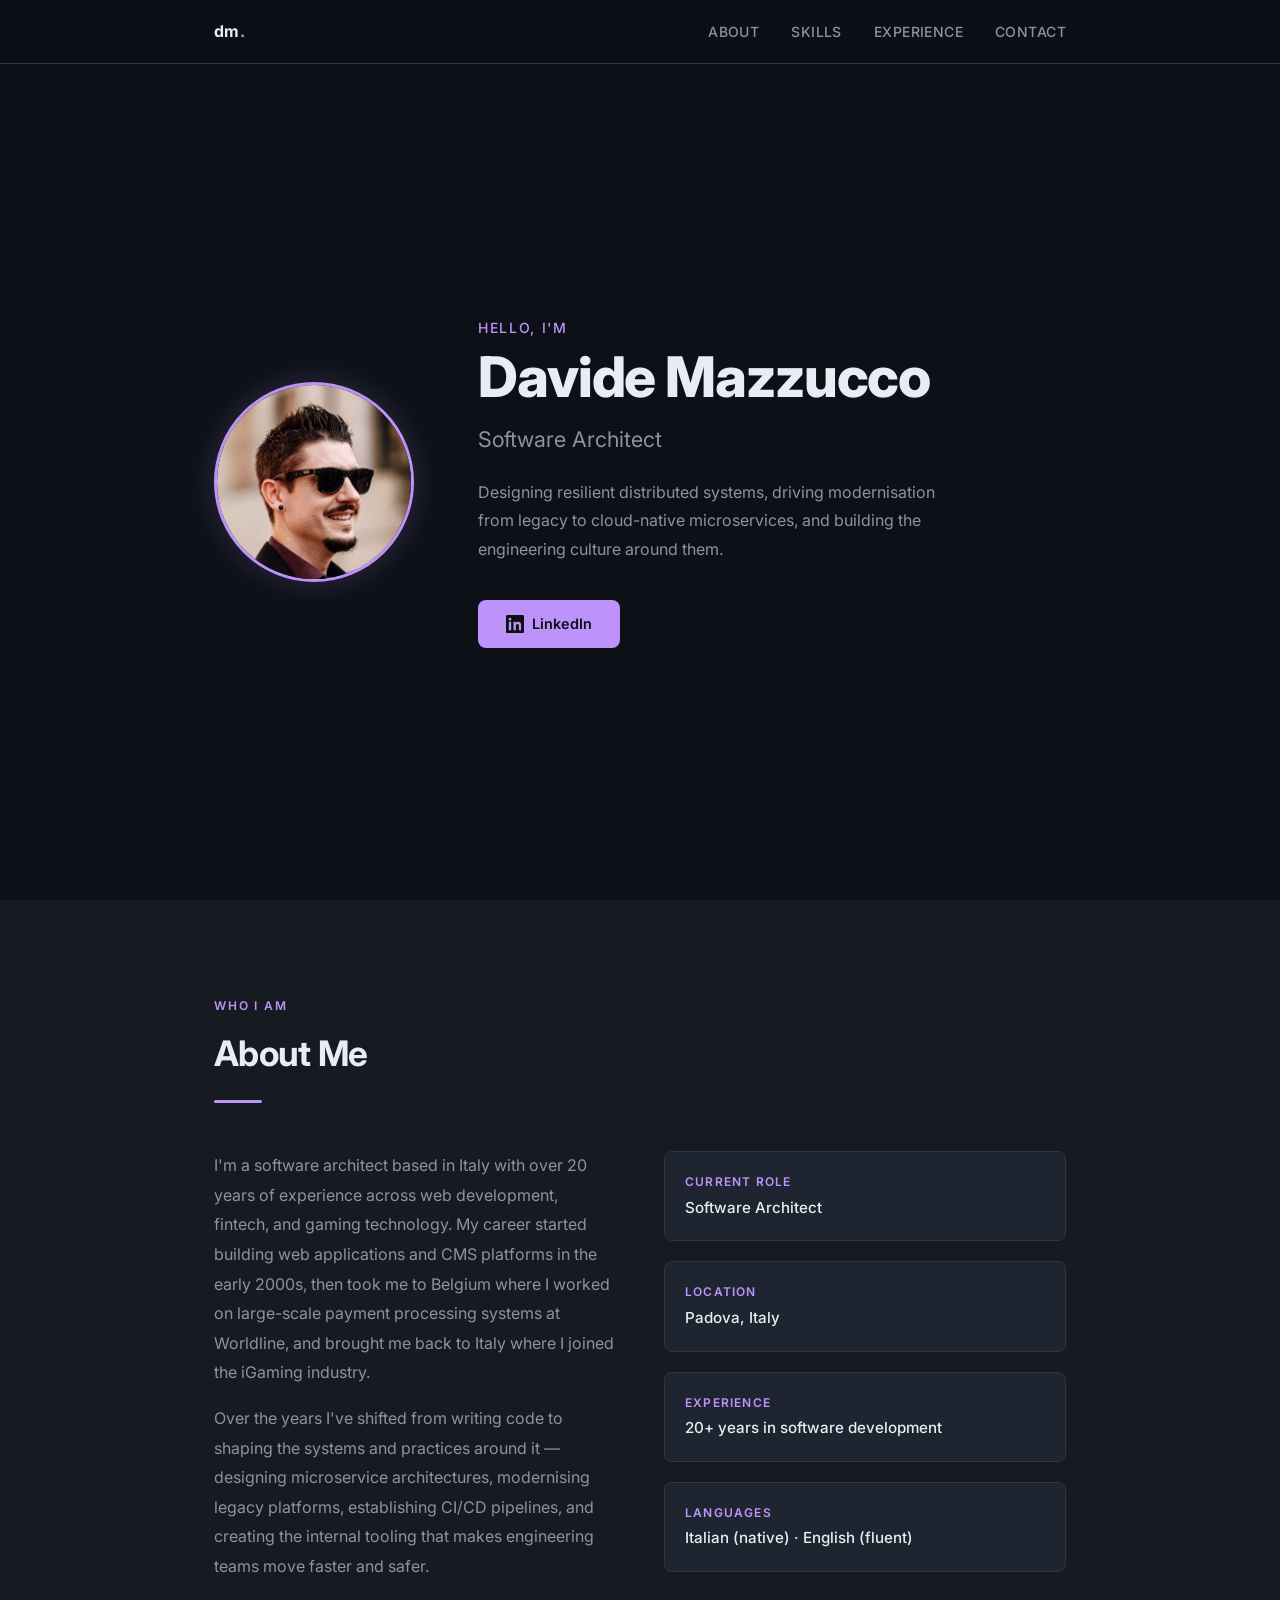
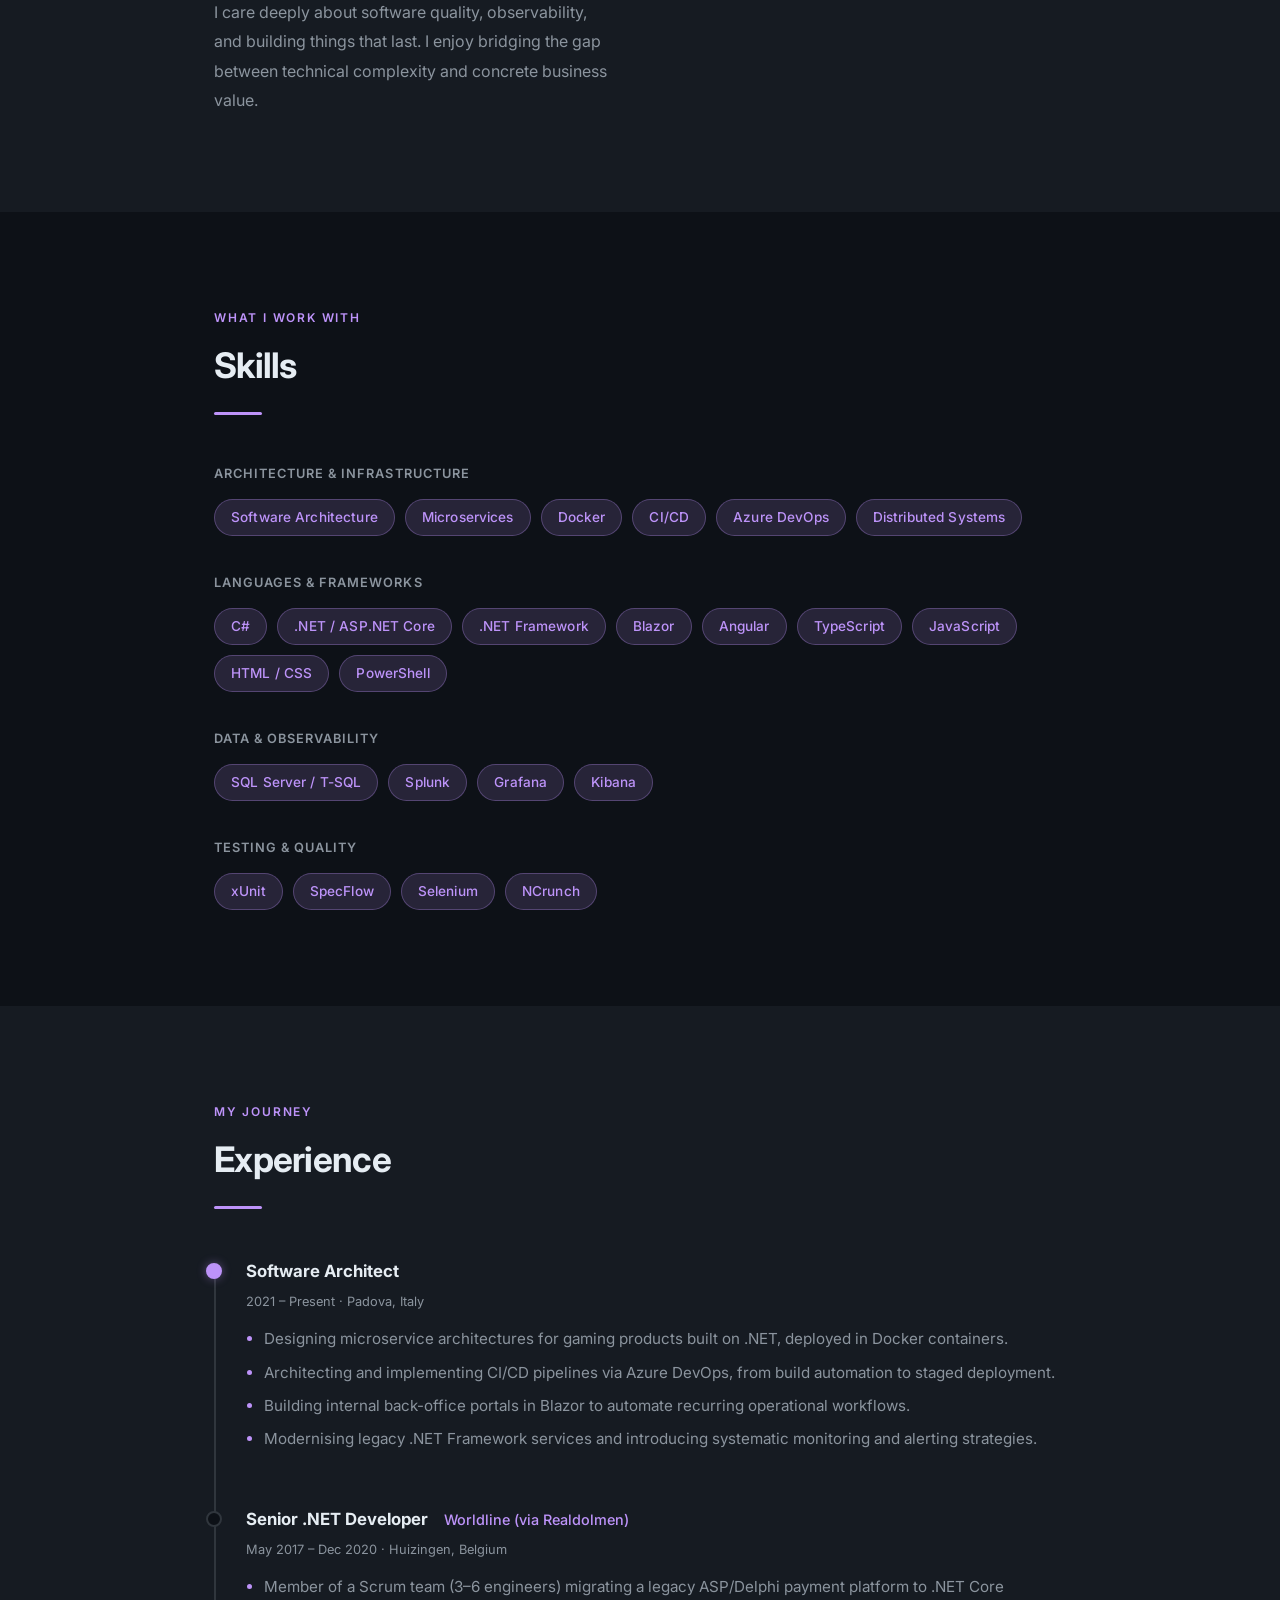
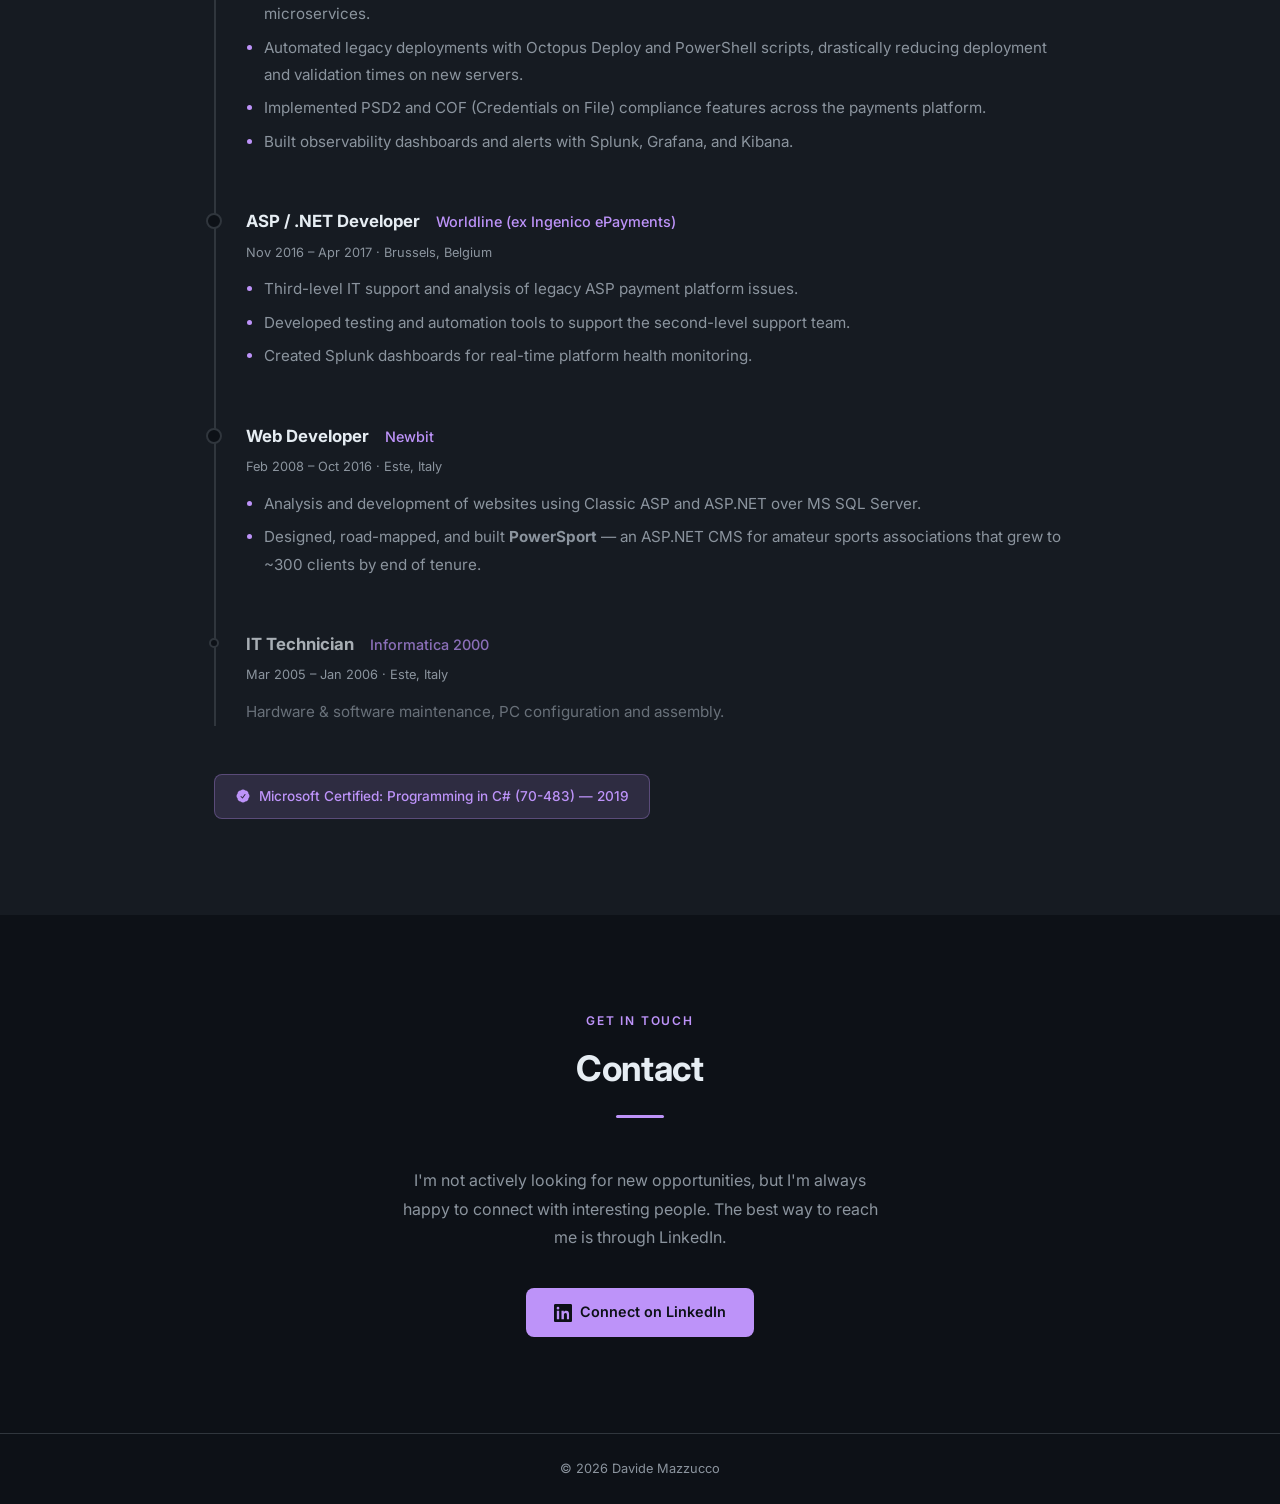
<file: index.html>
<!DOCTYPE html>
<html lang="en">
<head>
  <meta charset="UTF-8" />
  <meta name="viewport" content="width=device-width, initial-scale=1.0" />
  <meta name="description" content="Davide Mazzucco — Software Architect. Designing resilient systems, microservices, and CI/CD pipelines." />
  <meta name="author" content="Davide Mazzucco" />

  <!-- Open Graph -->
  <meta property="og:type" content="website" />
  <meta property="og:url" content="https://www.mazzucco.eu/" />
  <meta property="og:title" content="Davide Mazzucco — Software Architect" />
  <meta property="og:description" content="Designing resilient systems, microservices, and CI/CD pipelines." />

  <title>Davide Mazzucco — Software Architect</title>

  <link rel="preconnect" href="https://fonts.googleapis.com" />
  <link rel="preconnect" href="https://fonts.gstatic.com" crossorigin />
  <link href="https://fonts.googleapis.com/css2?family=Inter:wght@400;500;600;700;800&display=swap" rel="stylesheet" />
  <link rel="stylesheet" href="style.css" />
</head>
<body>

  <!-- ===================== NAVIGATION ===================== -->
  <header>
    <nav class="nav">
      <div class="container">
        <span class="nav-logo">dm<span>.</span></span>
        <ul class="nav-links" id="nav-links">
          <li><a href="#about">About</a></li>
          <li><a href="#skills">Skills</a></li>
          <li><a href="#experience">Experience</a></li>
          <li><a href="#contact">Contact</a></li>
        </ul>
        <button class="nav-toggle" id="nav-toggle" aria-label="Toggle navigation" aria-expanded="false">
          <span></span>
          <span></span>
          <span></span>
        </button>
      </div>
    </nav>
  </header>

  <main>

    <!-- ===================== HERO ===================== -->
    <section id="hero">
      <div class="container">
        <div class="hero-inner">

          <div class="hero-photo">
            <!-- Replace images/profile.jpg with your photo -->
            <img src="images/profile.jpg" alt="Davide Mazzucco"
                 onerror="this.parentElement.innerHTML='<div class=\'hero-photo-placeholder\'>DM</div>'" />
          </div>

          <div class="hero-text">
            <p class="hero-greeting">Hello, I'm</p>
            <h1 class="hero-name">Davide Mazzucco</h1>
            <p class="hero-title">Software Architect</p>
            <p class="hero-tagline">
              Designing resilient distributed systems, driving modernisation
              from legacy to cloud-native microservices, and building the
              engineering culture around them.
            </p>
            <a class="btn btn-primary"
               href="https://www.linkedin.com/in/mazzuccodavide"
               target="_blank" rel="noopener noreferrer">
              <!-- LinkedIn icon -->
              <svg xmlns="http://www.w3.org/2000/svg" viewBox="0 0 24 24" fill="currentColor" aria-hidden="true">
                <path d="M20.447 20.452H17.21v-5.569c0-1.328-.026-3.037-1.852-3.037-1.853 0-2.136 1.445-2.136 2.939v5.667H9.983V9h3.102v1.561h.044c.432-.818 1.487-1.681 3.061-1.681 3.272 0 3.876 2.154 3.876 4.955v6.617zM5.337 7.433a1.8 1.8 0 1 1 0-3.601 1.8 1.8 0 0 1 0 3.601zm1.554 13.019H3.782V9h3.109v11.452zM22.225 0H1.771C.792 0 0 .774 0 1.729v20.542C0 23.226.792 24 1.771 24h20.451C23.2 24 24 23.226 24 22.271V1.729C24 .774 23.2 0 22.222 0h.003z"/>
              </svg>
              LinkedIn
            </a>
          </div>

        </div>
      </div>
    </section>

    <!-- ===================== ABOUT ===================== -->
    <section id="about">
      <div class="container">
        <p class="section-label">Who I am</p>
        <h2 class="section-title">About Me</h2>
        <div class="section-divider"></div>

        <div class="about-body">
          <div class="about-text">
            <p>
              I'm a software architect based in Italy with over 20 years of
              experience across web development, fintech, and gaming technology.
              My career started building web applications and CMS platforms in
              the early 2000s, then took me to Belgium where I worked on
              large-scale payment processing systems at Worldline, and brought
              me back to Italy where I joined the iGaming industry.
            </p>
            <p>
              Over the years I've shifted from writing code to shaping the
              systems and practices around it — designing microservice
              architectures, modernising legacy platforms, establishing CI/CD
              pipelines, and creating the internal tooling that makes engineering
              teams move faster and safer.
            </p>
            <p>
              I care deeply about software quality, observability, and building
              things that last. I enjoy bridging the gap between technical
              complexity and concrete business value.
            </p>
          </div>

          <div class="about-facts">
            <div class="fact-item">
              <span class="fact-label">Current role</span>
              <span class="fact-value">Software Architect</span>
            </div>
            <div class="fact-item">
              <span class="fact-label">Location</span>
              <span class="fact-value">Padova, Italy</span>
            </div>
            <div class="fact-item">
              <span class="fact-label">Experience</span>
              <span class="fact-value">20+ years in software development</span>
            </div>
            <div class="fact-item">
              <span class="fact-label">Languages</span>
              <span class="fact-value">Italian (native) · English (fluent)</span>
            </div>
          </div>
        </div>
      </div>
    </section>

    <!-- ===================== SKILLS ===================== -->
    <section id="skills">
      <div class="container">
        <p class="section-label">What I work with</p>
        <h2 class="section-title">Skills</h2>
        <div class="section-divider"></div>

        <div class="skills-groups">

          <div>
            <p class="skill-group-label">Architecture &amp; Infrastructure</p>
            <div class="skills-pills">
              <span class="pill">Software Architecture</span>
              <span class="pill">Microservices</span>
              <span class="pill">Docker</span>
              <span class="pill">CI/CD</span>
              <span class="pill">Azure DevOps</span>
              <span class="pill">Distributed Systems</span>
            </div>
          </div>

          <div>
            <p class="skill-group-label">Languages &amp; Frameworks</p>
            <div class="skills-pills">
              <span class="pill">C#</span>
              <span class="pill">.NET / ASP.NET Core</span>
              <span class="pill">.NET Framework</span>
              <span class="pill">Blazor</span>
              <span class="pill">Angular</span>
              <span class="pill">TypeScript</span>
              <span class="pill">JavaScript</span>
              <span class="pill">HTML / CSS</span>
              <span class="pill">PowerShell</span>
            </div>
          </div>

          <div>
            <p class="skill-group-label">Data &amp; Observability</p>
            <div class="skills-pills">
              <span class="pill">SQL Server / T-SQL</span>
              <span class="pill">Splunk</span>
              <span class="pill">Grafana</span>
              <span class="pill">Kibana</span>
            </div>
          </div>

          <div>
            <p class="skill-group-label">Testing &amp; Quality</p>
            <div class="skills-pills">
              <span class="pill">xUnit</span>
              <span class="pill">SpecFlow</span>
              <span class="pill">Selenium</span>
              <span class="pill">NCrunch</span>
            </div>
          </div>

        </div>
      </div>
    </section>

    <!-- ===================== EXPERIENCE ===================== -->
    <section id="experience">
      <div class="container">
        <p class="section-label">My journey</p>
        <h2 class="section-title">Experience</h2>
        <div class="section-divider"></div>

        <div class="timeline">

          <!-- Current role — no company name -->
          <div class="timeline-item current">
            <div class="timeline-dot"></div>
            <div class="timeline-meta">
              <span class="timeline-role">Software Architect</span>
            </div>
            <p class="timeline-period">2021 – Present · Padova, Italy</p>
            <div class="timeline-body">
              <ul>
                <li>Designing microservice architectures for gaming products built on .NET, deployed in Docker containers.</li>
                <li>Architecting and implementing CI/CD pipelines via Azure DevOps, from build automation to staged deployment.</li>
                <li>Building internal back-office portals in Blazor to automate recurring operational workflows.</li>
                <li>Modernising legacy .NET Framework services and introducing systematic monitoring and alerting strategies.</li>
              </ul>
            </div>
          </div>

          <!-- Worldline via Realdolmen -->
          <div class="timeline-item">
            <div class="timeline-dot"></div>
            <div class="timeline-meta">
              <span class="timeline-role">Senior .NET Developer</span>
              <span class="timeline-company">Worldline (via Realdolmen)</span>
            </div>
            <p class="timeline-period">May 2017 – Dec 2020 · Huizingen, Belgium</p>
            <div class="timeline-body">
              <ul>
                <li>Member of a Scrum team (3–6 engineers) migrating a legacy ASP/Delphi payment platform to .NET Core microservices.</li>
                <li>Automated legacy deployments with Octopus Deploy and PowerShell scripts, drastically reducing deployment and validation times on new servers.</li>
                <li>Implemented PSD2 and COF (Credentials on File) compliance features across the payments platform.</li>
                <li>Built observability dashboards and alerts with Splunk, Grafana, and Kibana.</li>
              </ul>
            </div>
          </div>

          <!-- Worldline (Ingenico) -->
          <div class="timeline-item">
            <div class="timeline-dot"></div>
            <div class="timeline-meta">
              <span class="timeline-role">ASP / .NET Developer</span>
              <span class="timeline-company">Worldline (ex Ingenico ePayments)</span>
            </div>
            <p class="timeline-period">Nov 2016 – Apr 2017 · Brussels, Belgium</p>
            <div class="timeline-body">
              <ul>
                <li>Third-level IT support and analysis of legacy ASP payment platform issues.</li>
                <li>Developed testing and automation tools to support the second-level support team.</li>
                <li>Created Splunk dashboards for real-time platform health monitoring.</li>
              </ul>
            </div>
          </div>

          <!-- Newbit -->
          <div class="timeline-item">
            <div class="timeline-dot"></div>
            <div class="timeline-meta">
              <span class="timeline-role">Web Developer</span>
              <span class="timeline-company">Newbit</span>
            </div>
            <p class="timeline-period">Feb 2008 – Oct 2016 · Este, Italy</p>
            <div class="timeline-body">
              <ul>
                <li>Analysis and development of websites using Classic ASP and ASP.NET over MS SQL Server.</li>
                <li>Designed, road-mapped, and built <strong>PowerSport</strong> — an ASP.NET CMS for amateur sports associations that grew to ~300 clients by end of tenure.</li>
              </ul>
            </div>
          </div>

          <!-- Informatica 2000 — minor node -->
          <div class="timeline-item minor">
            <div class="timeline-dot"></div>
            <div class="timeline-meta">
              <span class="timeline-role">IT Technician</span>
              <span class="timeline-company">Informatica 2000</span>
            </div>
            <p class="timeline-period">Mar 2005 – Jan 2006 · Este, Italy</p>
            <div class="timeline-body">
              Hardware &amp; software maintenance, PC configuration and assembly.
            </div>
          </div>

        </div>

        <!-- Certification badge -->
        <div class="cert-badge">
          <!-- Certificate icon -->
          <svg xmlns="http://www.w3.org/2000/svg" viewBox="0 0 24 24" fill="currentColor" aria-hidden="true">
            <path fill-rule="evenodd" d="M8.603 3.799A4.49 4.49 0 0 1 12 2.25c1.357 0 2.573.6 3.397 1.549a4.49 4.49 0 0 1 3.498 1.307 4.491 4.491 0 0 1 1.307 3.497A4.49 4.49 0 0 1 21.75 12a4.49 4.49 0 0 1-1.549 3.397 4.491 4.491 0 0 1-1.307 3.497 4.491 4.491 0 0 1-3.497 1.307A4.49 4.49 0 0 1 12 21.75a4.49 4.49 0 0 1-3.397-1.549 4.49 4.49 0 0 1-3.498-1.306 4.491 4.491 0 0 1-1.307-3.498A4.49 4.49 0 0 1 2.25 12c0-1.357.6-2.573 1.549-3.397a4.49 4.49 0 0 1 1.307-3.497 4.49 4.49 0 0 1 3.497-1.307zm7.007 6.387a.75.75 0 1 0-1.22-.872l-3.236 4.53L9.53 12.22a.75.75 0 0 0-1.06 1.06l2.25 2.25a.75.75 0 0 0 1.14-.094l3.75-5.25z" clip-rule="evenodd" />
          </svg>
          Microsoft Certified: Programming in C# (70-483) &mdash; 2019
        </div>

      </div>
    </section>

    <!-- ===================== CONTACT ===================== -->
    <section id="contact">
      <div class="container">
        <p class="section-label">Get in touch</p>
        <h2 class="section-title">Contact</h2>
        <div class="section-divider" style="margin: 0 auto 48px;"></div>
        <p class="contact-sub">
          I'm not actively looking for new opportunities, but I'm always happy
          to connect with interesting people. The best way to reach me is
          through LinkedIn.
        </p>
        <a class="btn btn-primary"
           href="https://www.linkedin.com/in/mazzuccodavide"
           target="_blank" rel="noopener noreferrer">
          <svg xmlns="http://www.w3.org/2000/svg" viewBox="0 0 24 24" fill="currentColor" aria-hidden="true">
            <path d="M20.447 20.452H17.21v-5.569c0-1.328-.026-3.037-1.852-3.037-1.853 0-2.136 1.445-2.136 2.939v5.667H9.983V9h3.102v1.561h.044c.432-.818 1.487-1.681 3.061-1.681 3.272 0 3.876 2.154 3.876 4.955v6.617zM5.337 7.433a1.8 1.8 0 1 1 0-3.601 1.8 1.8 0 0 1 0 3.601zm1.554 13.019H3.782V9h3.109v11.452zM22.225 0H1.771C.792 0 0 .774 0 1.729v20.542C0 23.226.792 24 1.771 24h20.451C23.2 24 24 23.226 24 22.271V1.729C24 .774 23.2 0 22.222 0h.003z"/>
          </svg>
          Connect on LinkedIn
        </a>
      </div>
    </section>

  </main>

  <footer>
    <div class="container">
      <p>&copy; <span id="year"></span> Davide Mazzucco</p>
    </div>
  </footer>

  <script>
    // Current year in footer
    document.getElementById('year').textContent = new Date().getFullYear();

    // Mobile nav toggle
    const toggle = document.getElementById('nav-toggle');
    const links  = document.getElementById('nav-links');
    toggle.addEventListener('click', () => {
      const open = links.classList.toggle('open');
      toggle.setAttribute('aria-expanded', open);
    });
    // Close nav on link click (mobile)
    links.querySelectorAll('a').forEach(a => {
      a.addEventListener('click', () => {
        links.classList.remove('open');
        toggle.setAttribute('aria-expanded', 'false');
      });
    });
  </script>

</body>
</html>
</file>
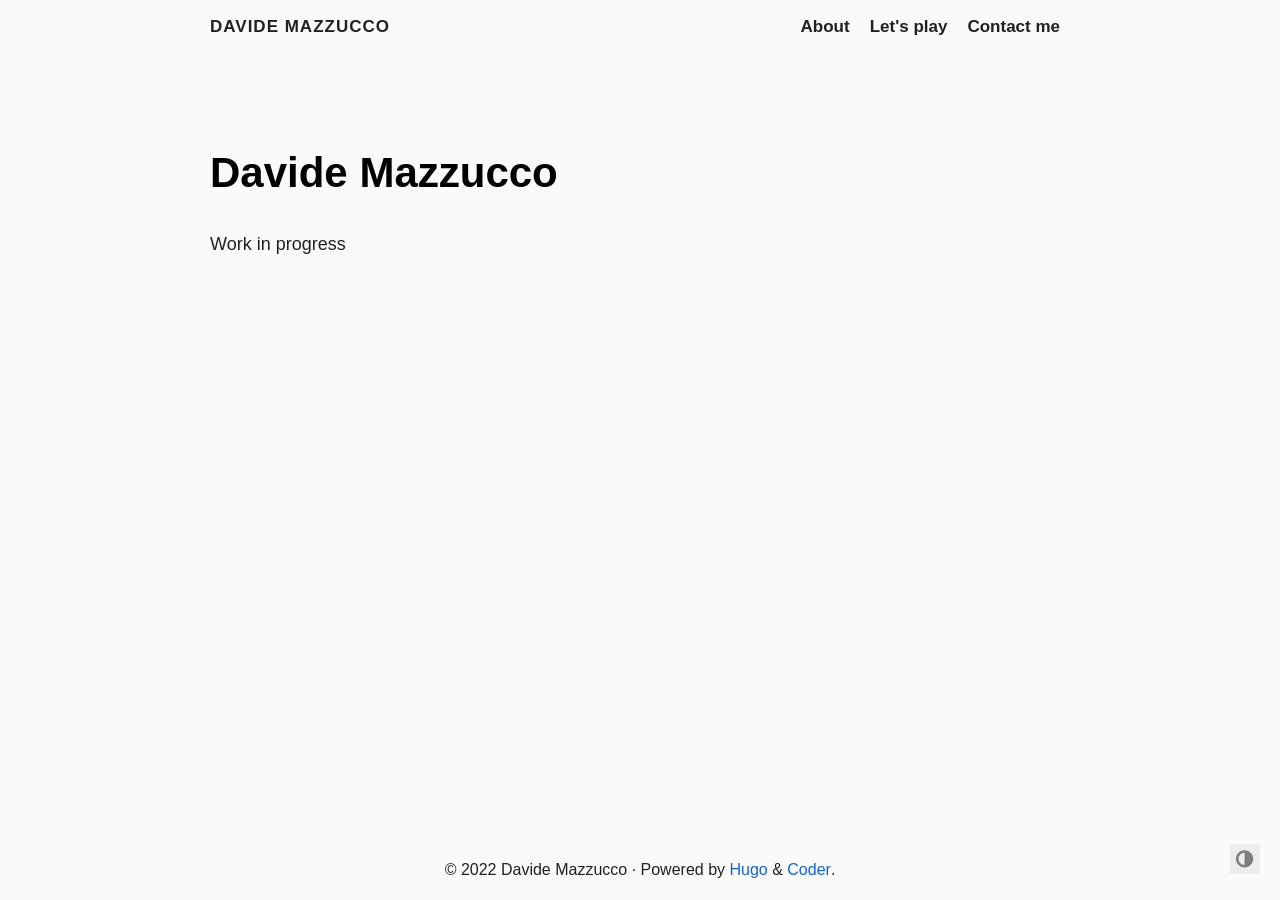
<file: about/index.html>
<!doctype html><html lang=en><head><meta charset=utf-8><meta name=viewport content="width=device-width,initial-scale=1"><meta http-equiv=content-language content="en"><meta name=color-scheme content="light dark"><meta name=author content="Davide Mazzucco"><meta name=description content="Work in progress"><meta name=keywords content="blog,developer,personal"><meta name=twitter:card content="summary"><meta name=twitter:title content="Davide Mazzucco"><meta name=twitter:description content="Work in progress"><meta property="og:title" content="Davide Mazzucco"><meta property="og:description" content="Work in progress"><meta property="og:type" content="article"><meta property="og:url" content="http://www.example.com/about/"><meta property="article:section" content><meta property="article:published_time" content="2022-01-28T14:21:18+00:00"><meta property="article:modified_time" content="2022-01-28T14:21:18+00:00"><title>Davide Mazzucco · Davide Mazzucco</title><link rel=canonical href=http://www.example.com/about/><link rel=preload href="/fonts/forkawesome-webfont.woff2?v=1.2.0" as=font type=font/woff2 crossorigin><link rel=stylesheet href=/css/coder.min.d9fddbffe6f27e69985dc5fe0471cdb0e57fbf4775714bc3d847accb08f4a1f6.css integrity="sha256-2f3b/+byfmmYXcX+BHHNsOV/v0d1cUvD2Eesywj0ofY=" crossorigin=anonymous media=screen><link rel=stylesheet href=/css/coder-dark.min.002ee2378e14c7a68f1f0a53d9694ed252090987c4e768023fac694a4fc5f793.css integrity="sha256-AC7iN44Ux6aPHwpT2WlO0lIJCYfE52gCP6xpSk/F95M=" crossorigin=anonymous media=screen><link rel=icon type=image/png href=/images/favicon-32x32.png sizes=32x32><link rel=icon type=image/png href=/images/favicon-16x16.png sizes=16x16><link rel=apple-touch-icon href=/images/apple-touch-icon.png><link rel=apple-touch-icon sizes=180x180 href=/images/apple-touch-icon.png><meta name=generator content="Hugo 0.85.0"></head><body class="preload-transitions colorscheme-auto"><div class=float-container><a id=dark-mode-toggle class=colorscheme-toggle><i class="fa fa-adjust fa-fw" aria-hidden=true></i></a></div><main class=wrapper><nav class=navigation><section class=container><a class=navigation-title href=/>Davide Mazzucco</a>
<input type=checkbox id=menu-toggle>
<label class="menu-button float-right" for=menu-toggle><i class="fa fa-bars fa-fw" aria-hidden=true></i></label><ul class=navigation-list><li class=navigation-item><a class=navigation-link href=/about/>About</a></li><li class=navigation-item><a class=navigation-link href=/games/>Let's play</a></li><li class=navigation-item><a class=navigation-link href=/contact/>Contact me</a></li></ul></section></nav><div class=content><section class="container page"><article><header><h1 class=title><a class=title-link href=http://www.example.com/about/>Davide Mazzucco</a></h1></header><p>Work in progress</p></article></section></div><footer class=footer><section class=container>©
2022
Davide Mazzucco
·
Powered by <a href=https://gohugo.io/>Hugo</a> & <a href=https://github.com/luizdepra/hugo-coder/>Coder</a>.</section></footer></main><script src=/js/coder.min.39a51230dce2ac866c049b52573e38bf60666af4bc63c1bdf203b9b2d95b1cd6.js integrity="sha256-OaUSMNzirIZsBJtSVz44v2BmavS8Y8G98gO5stlbHNY="></script></body></html>
</file>
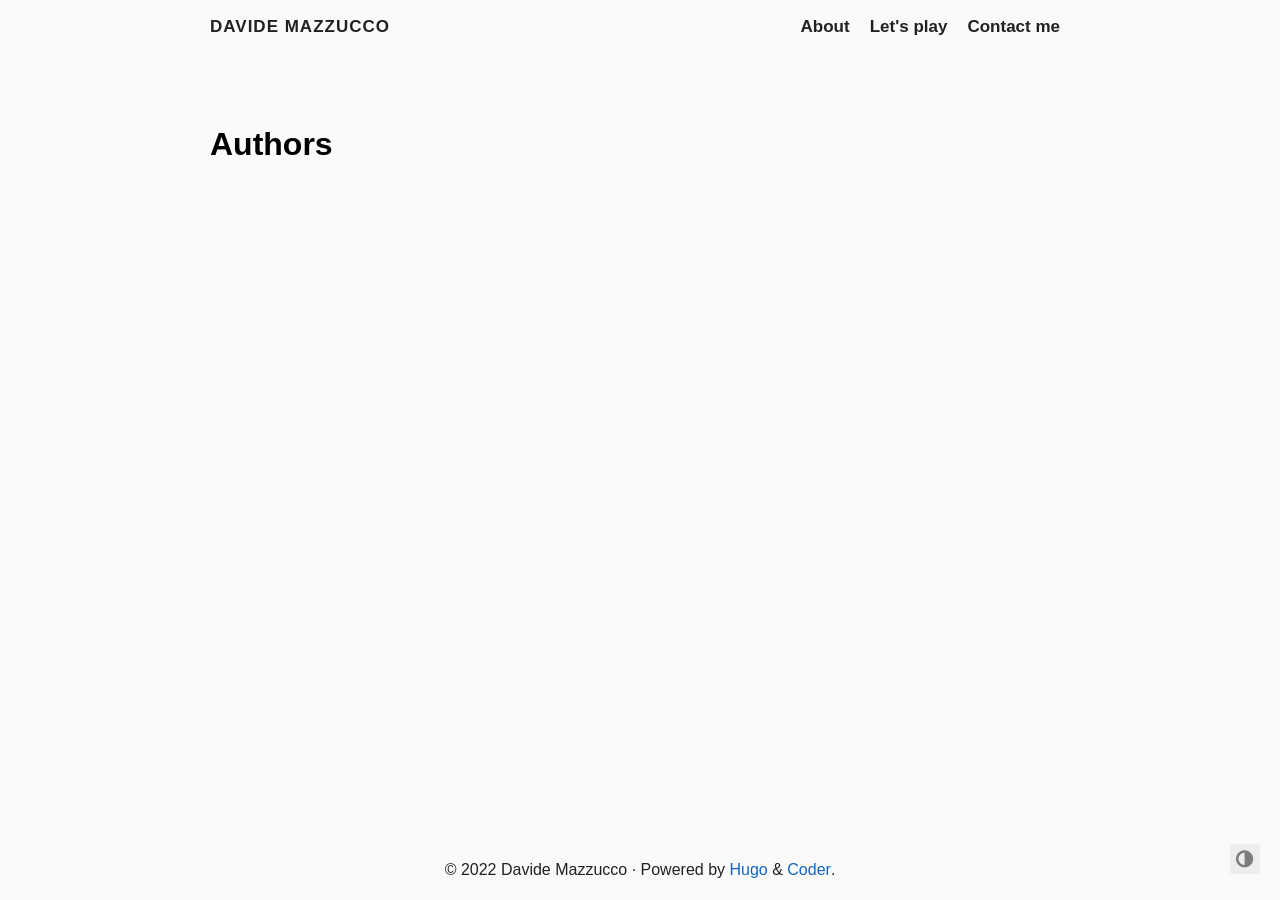
<file: authors/index.html>
<!doctype html><html lang=en><head><meta charset=utf-8><meta name=viewport content="width=device-width,initial-scale=1"><meta http-equiv=content-language content="en"><meta name=color-scheme content="light dark"><meta name=author content="Davide Mazzucco"><meta name=description content="Davide Mazzucco's personal website"><meta name=keywords content="blog,developer,personal"><meta name=twitter:card content="summary"><meta name=twitter:title content="Authors"><meta name=twitter:description content="Davide Mazzucco's personal website"><meta property="og:title" content="Authors"><meta property="og:description" content="Davide Mazzucco's personal website"><meta property="og:type" content="website"><meta property="og:url" content="http://www.example.com/authors/"><title>Authors · Davide Mazzucco</title><link rel=canonical href=http://www.example.com/authors/><link rel=preload href="/fonts/forkawesome-webfont.woff2?v=1.2.0" as=font type=font/woff2 crossorigin><link rel=stylesheet href=/css/coder.min.d9fddbffe6f27e69985dc5fe0471cdb0e57fbf4775714bc3d847accb08f4a1f6.css integrity="sha256-2f3b/+byfmmYXcX+BHHNsOV/v0d1cUvD2Eesywj0ofY=" crossorigin=anonymous media=screen><link rel=stylesheet href=/css/coder-dark.min.002ee2378e14c7a68f1f0a53d9694ed252090987c4e768023fac694a4fc5f793.css integrity="sha256-AC7iN44Ux6aPHwpT2WlO0lIJCYfE52gCP6xpSk/F95M=" crossorigin=anonymous media=screen><link rel=icon type=image/png href=/images/favicon-32x32.png sizes=32x32><link rel=icon type=image/png href=/images/favicon-16x16.png sizes=16x16><link rel=apple-touch-icon href=/images/apple-touch-icon.png><link rel=apple-touch-icon sizes=180x180 href=/images/apple-touch-icon.png><link rel=alternate type=application/rss+xml href=/authors/index.xml title="Davide Mazzucco"><meta name=generator content="Hugo 0.85.0"></head><body class="preload-transitions colorscheme-auto"><div class=float-container><a id=dark-mode-toggle class=colorscheme-toggle><i class="fa fa-adjust fa-fw" aria-hidden=true></i></a></div><main class=wrapper><nav class=navigation><section class=container><a class=navigation-title href=/>Davide Mazzucco</a>
<input type=checkbox id=menu-toggle>
<label class="menu-button float-right" for=menu-toggle><i class="fa fa-bars fa-fw" aria-hidden=true></i></label><ul class=navigation-list><li class=navigation-item><a class=navigation-link href=/about/>About</a></li><li class=navigation-item><a class=navigation-link href=/games/>Let's play</a></li><li class=navigation-item><a class=navigation-link href=/contact/>Contact me</a></li></ul></section></nav><div class=content><section class="container taxonomy"><h1 class=title><a class=title-link href=http://www.example.com/authors/>Authors</a></h1><ul></ul></section></div><footer class=footer><section class=container>©
2022
Davide Mazzucco
·
Powered by <a href=https://gohugo.io/>Hugo</a> & <a href=https://github.com/luizdepra/hugo-coder/>Coder</a>.</section></footer></main><script src=/js/coder.min.39a51230dce2ac866c049b52573e38bf60666af4bc63c1bdf203b9b2d95b1cd6.js integrity="sha256-OaUSMNzirIZsBJtSVz44v2BmavS8Y8G98gO5stlbHNY="></script></body></html>
</file>
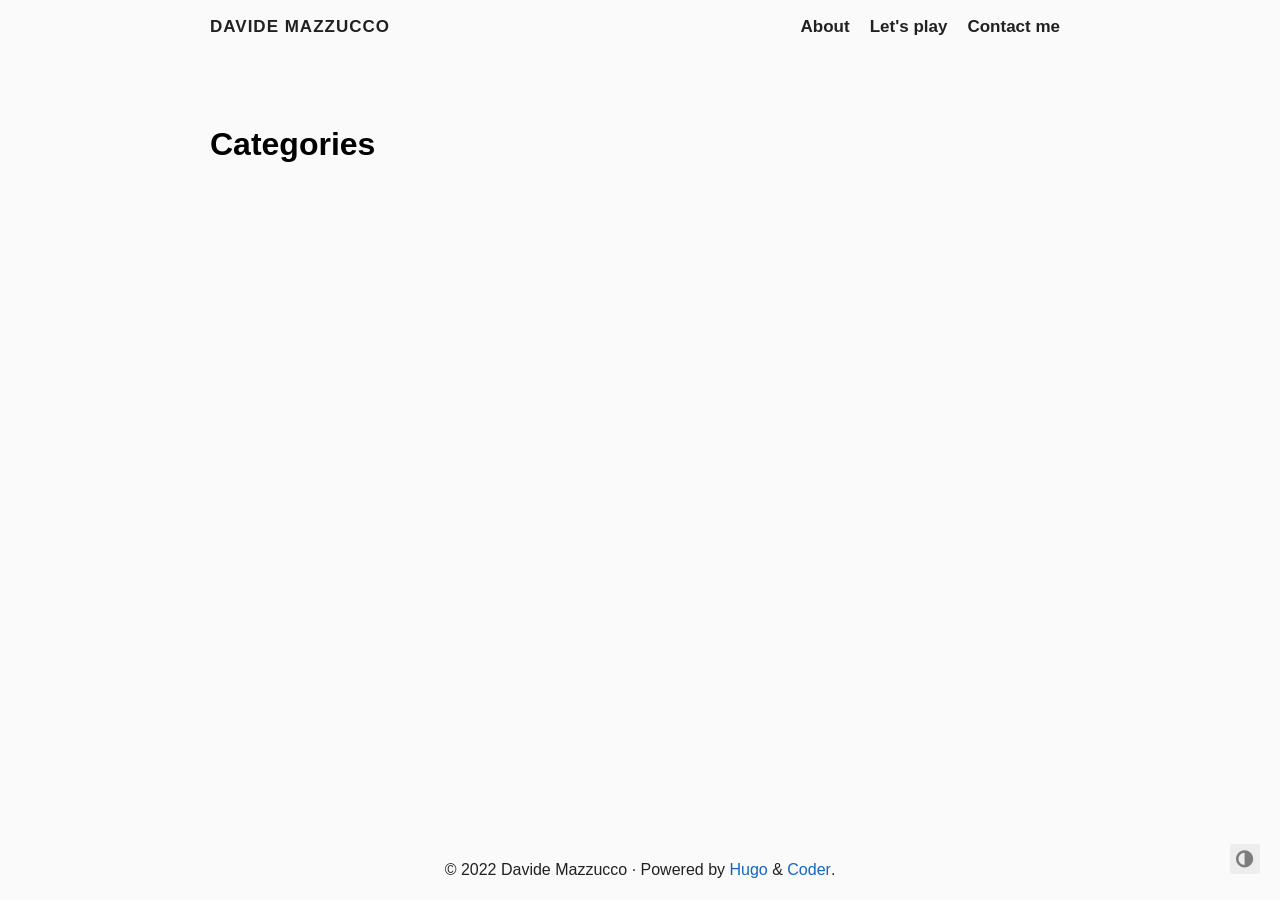
<file: categories/index.html>
<!doctype html><html lang=en><head><meta charset=utf-8><meta name=viewport content="width=device-width,initial-scale=1"><meta http-equiv=content-language content="en"><meta name=color-scheme content="light dark"><meta name=author content="Davide Mazzucco"><meta name=description content="Davide Mazzucco's personal website"><meta name=keywords content="blog,developer,personal"><meta name=twitter:card content="summary"><meta name=twitter:title content="Categories"><meta name=twitter:description content="Davide Mazzucco's personal website"><meta property="og:title" content="Categories"><meta property="og:description" content="Davide Mazzucco's personal website"><meta property="og:type" content="website"><meta property="og:url" content="http://www.example.com/categories/"><title>Categories · Davide Mazzucco</title><link rel=canonical href=http://www.example.com/categories/><link rel=preload href="/fonts/forkawesome-webfont.woff2?v=1.2.0" as=font type=font/woff2 crossorigin><link rel=stylesheet href=/css/coder.min.d9fddbffe6f27e69985dc5fe0471cdb0e57fbf4775714bc3d847accb08f4a1f6.css integrity="sha256-2f3b/+byfmmYXcX+BHHNsOV/v0d1cUvD2Eesywj0ofY=" crossorigin=anonymous media=screen><link rel=stylesheet href=/css/coder-dark.min.002ee2378e14c7a68f1f0a53d9694ed252090987c4e768023fac694a4fc5f793.css integrity="sha256-AC7iN44Ux6aPHwpT2WlO0lIJCYfE52gCP6xpSk/F95M=" crossorigin=anonymous media=screen><link rel=icon type=image/png href=/images/favicon-32x32.png sizes=32x32><link rel=icon type=image/png href=/images/favicon-16x16.png sizes=16x16><link rel=apple-touch-icon href=/images/apple-touch-icon.png><link rel=apple-touch-icon sizes=180x180 href=/images/apple-touch-icon.png><link rel=alternate type=application/rss+xml href=/categories/index.xml title="Davide Mazzucco"><meta name=generator content="Hugo 0.85.0"></head><body class="preload-transitions colorscheme-auto"><div class=float-container><a id=dark-mode-toggle class=colorscheme-toggle><i class="fa fa-adjust fa-fw" aria-hidden=true></i></a></div><main class=wrapper><nav class=navigation><section class=container><a class=navigation-title href=/>Davide Mazzucco</a>
<input type=checkbox id=menu-toggle>
<label class="menu-button float-right" for=menu-toggle><i class="fa fa-bars fa-fw" aria-hidden=true></i></label><ul class=navigation-list><li class=navigation-item><a class=navigation-link href=/about/>About</a></li><li class=navigation-item><a class=navigation-link href=/games/>Let's play</a></li><li class=navigation-item><a class=navigation-link href=/contact/>Contact me</a></li></ul></section></nav><div class=content><section class="container taxonomy"><h1 class=title><a class=title-link href=http://www.example.com/categories/>Categories</a></h1><ul></ul></section></div><footer class=footer><section class=container>©
2022
Davide Mazzucco
·
Powered by <a href=https://gohugo.io/>Hugo</a> & <a href=https://github.com/luizdepra/hugo-coder/>Coder</a>.</section></footer></main><script src=/js/coder.min.39a51230dce2ac866c049b52573e38bf60666af4bc63c1bdf203b9b2d95b1cd6.js integrity="sha256-OaUSMNzirIZsBJtSVz44v2BmavS8Y8G98gO5stlbHNY="></script></body></html>
</file>
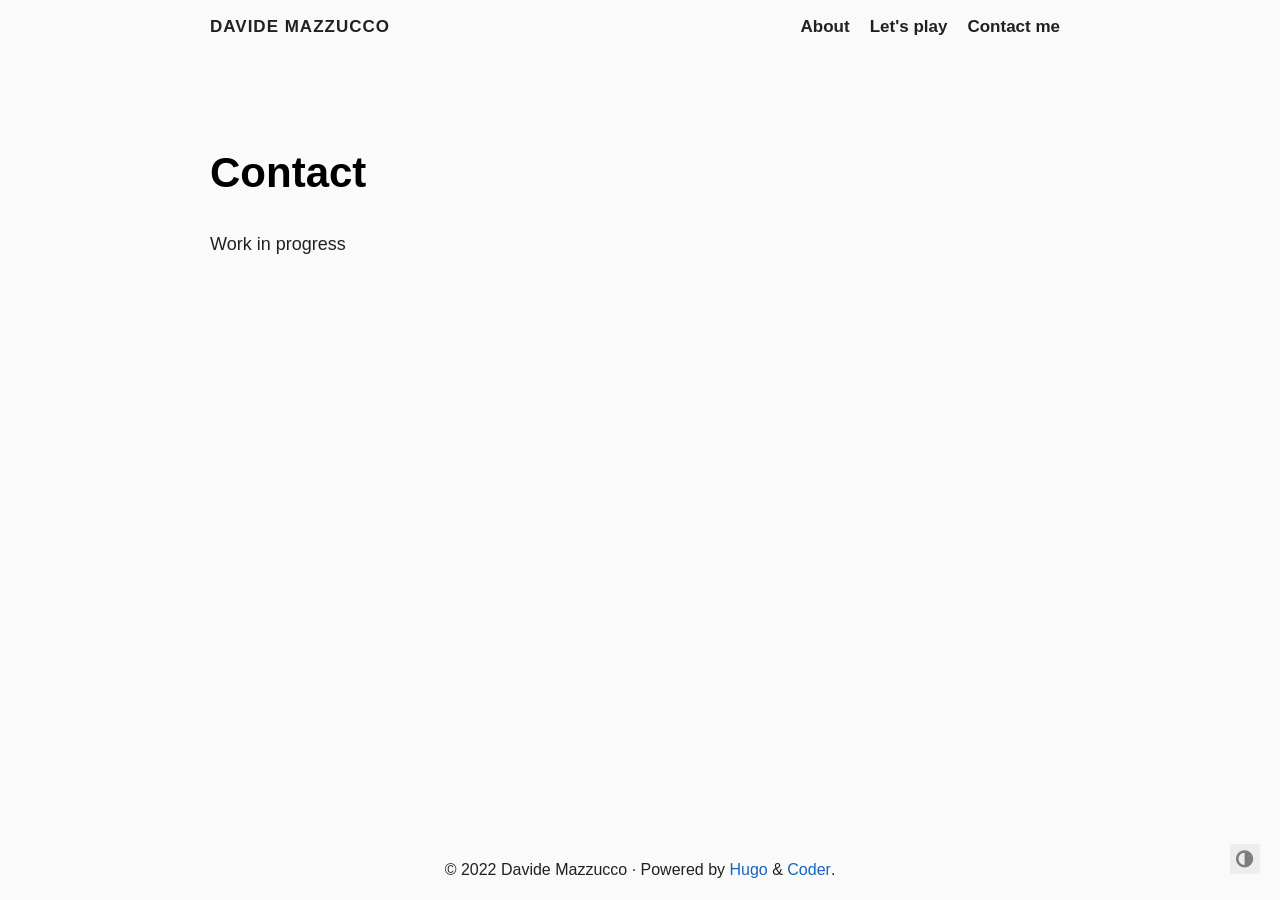
<file: contact/index.html>
<!doctype html><html lang=en><head><meta charset=utf-8><meta name=viewport content="width=device-width,initial-scale=1"><meta http-equiv=content-language content="en"><meta name=color-scheme content="light dark"><meta name=author content="Davide Mazzucco"><meta name=description content="Work in progress"><meta name=keywords content="blog,developer,personal"><meta name=twitter:card content="summary"><meta name=twitter:title content="Contact"><meta name=twitter:description content="Work in progress"><meta property="og:title" content="Contact"><meta property="og:description" content="Work in progress"><meta property="og:type" content="article"><meta property="og:url" content="http://www.example.com/contact/"><meta property="article:section" content><meta property="article:published_time" content="2022-01-28T14:21:18+00:00"><meta property="article:modified_time" content="2022-01-28T14:21:18+00:00"><title>Contact · Davide Mazzucco</title><link rel=canonical href=http://www.example.com/contact/><link rel=preload href="/fonts/forkawesome-webfont.woff2?v=1.2.0" as=font type=font/woff2 crossorigin><link rel=stylesheet href=/css/coder.min.d9fddbffe6f27e69985dc5fe0471cdb0e57fbf4775714bc3d847accb08f4a1f6.css integrity="sha256-2f3b/+byfmmYXcX+BHHNsOV/v0d1cUvD2Eesywj0ofY=" crossorigin=anonymous media=screen><link rel=stylesheet href=/css/coder-dark.min.002ee2378e14c7a68f1f0a53d9694ed252090987c4e768023fac694a4fc5f793.css integrity="sha256-AC7iN44Ux6aPHwpT2WlO0lIJCYfE52gCP6xpSk/F95M=" crossorigin=anonymous media=screen><link rel=icon type=image/png href=/images/favicon-32x32.png sizes=32x32><link rel=icon type=image/png href=/images/favicon-16x16.png sizes=16x16><link rel=apple-touch-icon href=/images/apple-touch-icon.png><link rel=apple-touch-icon sizes=180x180 href=/images/apple-touch-icon.png><meta name=generator content="Hugo 0.85.0"></head><body class="preload-transitions colorscheme-auto"><div class=float-container><a id=dark-mode-toggle class=colorscheme-toggle><i class="fa fa-adjust fa-fw" aria-hidden=true></i></a></div><main class=wrapper><nav class=navigation><section class=container><a class=navigation-title href=/>Davide Mazzucco</a>
<input type=checkbox id=menu-toggle>
<label class="menu-button float-right" for=menu-toggle><i class="fa fa-bars fa-fw" aria-hidden=true></i></label><ul class=navigation-list><li class=navigation-item><a class=navigation-link href=/about/>About</a></li><li class=navigation-item><a class=navigation-link href=/games/>Let's play</a></li><li class=navigation-item><a class=navigation-link href=/contact/>Contact me</a></li></ul></section></nav><div class=content><section class="container page"><article><header><h1 class=title><a class=title-link href=http://www.example.com/contact/>Contact</a></h1></header><p>Work in progress</p></article></section></div><footer class=footer><section class=container>©
2022
Davide Mazzucco
·
Powered by <a href=https://gohugo.io/>Hugo</a> & <a href=https://github.com/luizdepra/hugo-coder/>Coder</a>.</section></footer></main><script src=/js/coder.min.39a51230dce2ac866c049b52573e38bf60666af4bc63c1bdf203b9b2d95b1cd6.js integrity="sha256-OaUSMNzirIZsBJtSVz44v2BmavS8Y8G98gO5stlbHNY="></script></body></html>
</file>
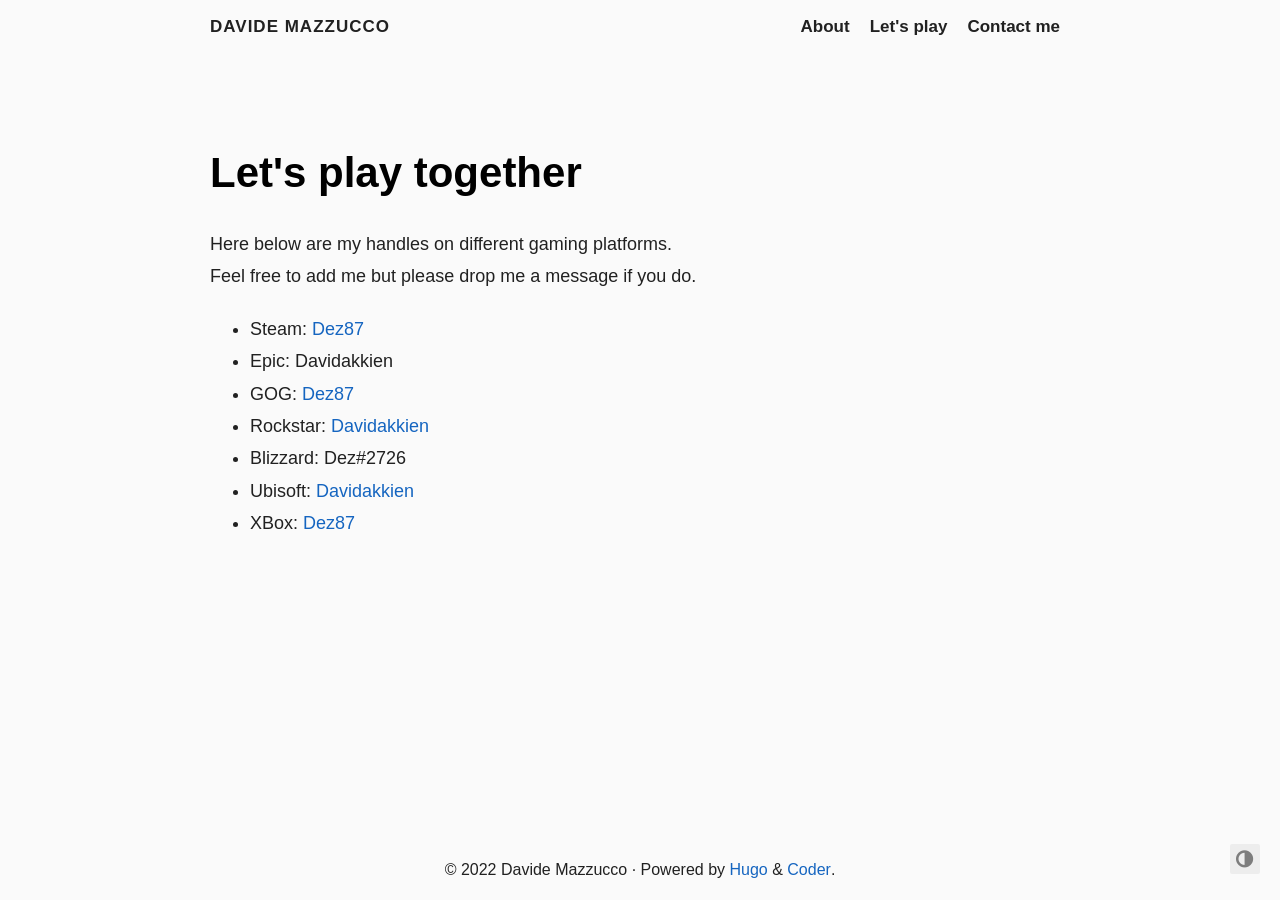
<file: games/index.html>
<!doctype html><html lang=en><head><meta charset=utf-8><meta name=viewport content="width=device-width,initial-scale=1"><meta http-equiv=content-language content="en"><meta name=color-scheme content="light dark"><meta name=author content="Davide Mazzucco"><meta name=description content="Here below are my handles on different gaming platforms.
Feel free to add me but please drop me a message if you do.
 Steam: Dez87 Epic: Davidakkien GOG: Dez87 Rockstar: Davidakkien Blizzard: Dez#2726 Ubisoft: Davidakkien XBox: Dez87  "><meta name=keywords content="blog,developer,personal"><meta name=twitter:card content="summary"><meta name=twitter:title content="Let's play together"><meta name=twitter:description content="Here below are my handles on different gaming platforms.
Feel free to add me but please drop me a message if you do.
 Steam: Dez87 Epic: Davidakkien GOG: Dez87 Rockstar: Davidakkien Blizzard: Dez#2726 Ubisoft: Davidakkien XBox: Dez87  "><meta property="og:title" content="Let's play together"><meta property="og:description" content="Here below are my handles on different gaming platforms.
Feel free to add me but please drop me a message if you do.
 Steam: Dez87 Epic: Davidakkien GOG: Dez87 Rockstar: Davidakkien Blizzard: Dez#2726 Ubisoft: Davidakkien XBox: Dez87  "><meta property="og:type" content="article"><meta property="og:url" content="http://www.example.com/games/"><meta property="article:section" content><meta property="article:published_time" content="2022-01-21T14:21:18+00:00"><meta property="article:modified_time" content="2022-01-21T14:21:18+00:00"><title>Let's play together · Davide Mazzucco</title><link rel=canonical href=http://www.example.com/games/><link rel=preload href="/fonts/forkawesome-webfont.woff2?v=1.2.0" as=font type=font/woff2 crossorigin><link rel=stylesheet href=/css/coder.min.d9fddbffe6f27e69985dc5fe0471cdb0e57fbf4775714bc3d847accb08f4a1f6.css integrity="sha256-2f3b/+byfmmYXcX+BHHNsOV/v0d1cUvD2Eesywj0ofY=" crossorigin=anonymous media=screen><link rel=stylesheet href=/css/coder-dark.min.002ee2378e14c7a68f1f0a53d9694ed252090987c4e768023fac694a4fc5f793.css integrity="sha256-AC7iN44Ux6aPHwpT2WlO0lIJCYfE52gCP6xpSk/F95M=" crossorigin=anonymous media=screen><link rel=icon type=image/png href=/images/favicon-32x32.png sizes=32x32><link rel=icon type=image/png href=/images/favicon-16x16.png sizes=16x16><link rel=apple-touch-icon href=/images/apple-touch-icon.png><link rel=apple-touch-icon sizes=180x180 href=/images/apple-touch-icon.png><meta name=generator content="Hugo 0.85.0"></head><body class="preload-transitions colorscheme-auto"><div class=float-container><a id=dark-mode-toggle class=colorscheme-toggle><i class="fa fa-adjust fa-fw" aria-hidden=true></i></a></div><main class=wrapper><nav class=navigation><section class=container><a class=navigation-title href=/>Davide Mazzucco</a>
<input type=checkbox id=menu-toggle>
<label class="menu-button float-right" for=menu-toggle><i class="fa fa-bars fa-fw" aria-hidden=true></i></label><ul class=navigation-list><li class=navigation-item><a class=navigation-link href=/about/>About</a></li><li class=navigation-item><a class=navigation-link href=/games/>Let's play</a></li><li class=navigation-item><a class=navigation-link href=/contact/>Contact me</a></li></ul></section></nav><div class=content><section class="container page"><article><header><h1 class=title><a class=title-link href=http://www.example.com/games/>Let's play together</a></h1></header><p>Here below are my handles on different gaming platforms.<br>Feel free to add me but please drop me a message if you do.</p><ul><li>Steam: <a href=https://steamcommunity.com/id/dez87/>Dez87</a></li><li>Epic: Davidakkien</li><li>GOG: <a href=https://www.gog.com/u/dez87>Dez87</a></li><li>Rockstar: <a href=https://socialclub.rockstargames.com/member/Davidakkien>Davidakkien</a></li><li>Blizzard: Dez#2726</li><li>Ubisoft: <a href=https://ubisoftconnect.com/en-US/profile/Davidakkien>Davidakkien</a></li><li>XBox: <a href="https://account.xbox.com/en-US/Profile?gamerTag=davidakkien">Dez87</a></li></ul></article></section></div><footer class=footer><section class=container>©
2022
Davide Mazzucco
·
Powered by <a href=https://gohugo.io/>Hugo</a> & <a href=https://github.com/luizdepra/hugo-coder/>Coder</a>.</section></footer></main><script src=/js/coder.min.39a51230dce2ac866c049b52573e38bf60666af4bc63c1bdf203b9b2d95b1cd6.js integrity="sha256-OaUSMNzirIZsBJtSVz44v2BmavS8Y8G98gO5stlbHNY="></script></body></html>
</file>
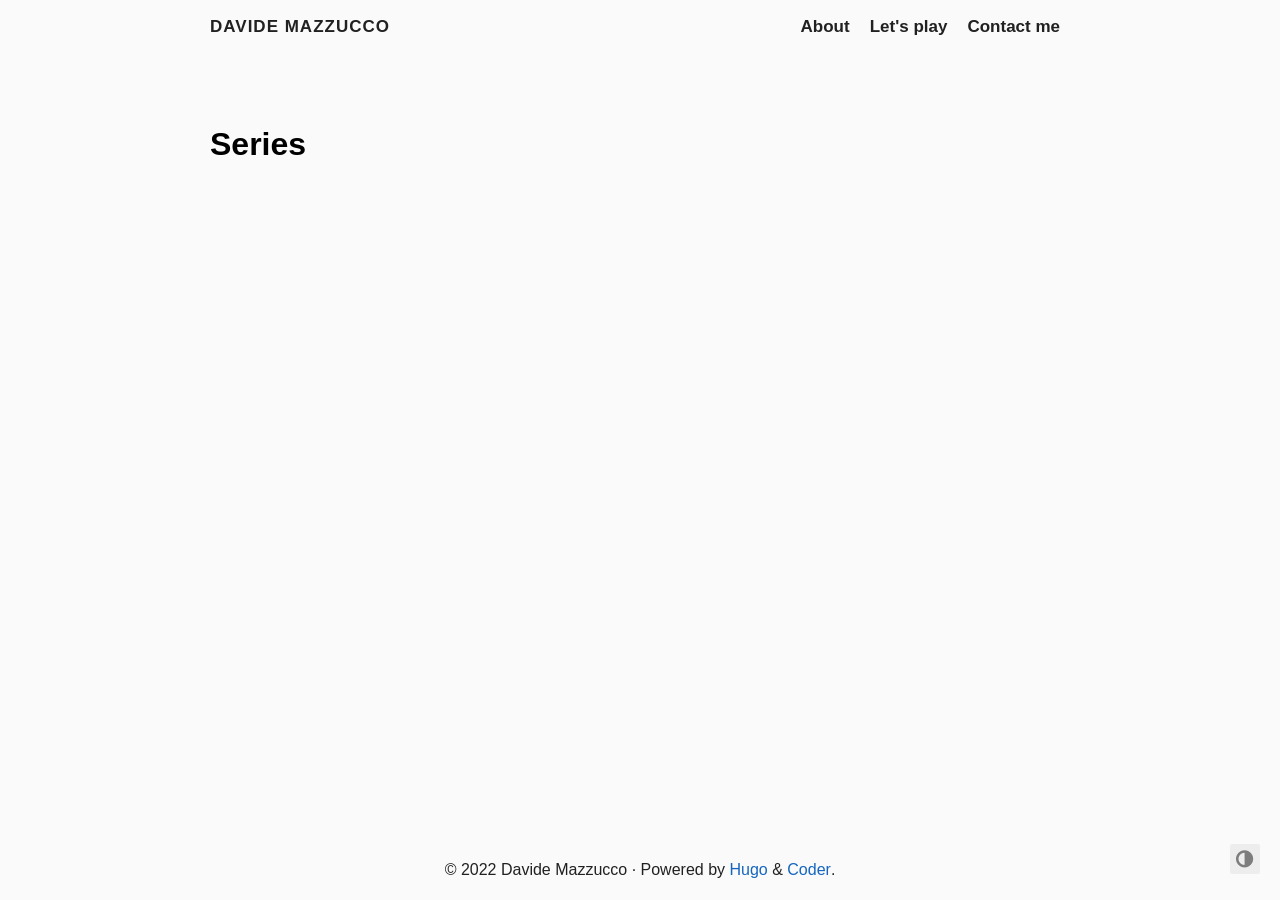
<file: series/index.html>
<!doctype html><html lang=en><head><meta charset=utf-8><meta name=viewport content="width=device-width,initial-scale=1"><meta http-equiv=content-language content="en"><meta name=color-scheme content="light dark"><meta name=author content="Davide Mazzucco"><meta name=description content="Davide Mazzucco's personal website"><meta name=keywords content="blog,developer,personal"><meta name=twitter:card content="summary"><meta name=twitter:title content="Series"><meta name=twitter:description content="Davide Mazzucco's personal website"><meta property="og:title" content="Series"><meta property="og:description" content="Davide Mazzucco's personal website"><meta property="og:type" content="website"><meta property="og:url" content="http://www.example.com/series/"><title>Series · Davide Mazzucco</title><link rel=canonical href=http://www.example.com/series/><link rel=preload href="/fonts/forkawesome-webfont.woff2?v=1.2.0" as=font type=font/woff2 crossorigin><link rel=stylesheet href=/css/coder.min.d9fddbffe6f27e69985dc5fe0471cdb0e57fbf4775714bc3d847accb08f4a1f6.css integrity="sha256-2f3b/+byfmmYXcX+BHHNsOV/v0d1cUvD2Eesywj0ofY=" crossorigin=anonymous media=screen><link rel=stylesheet href=/css/coder-dark.min.002ee2378e14c7a68f1f0a53d9694ed252090987c4e768023fac694a4fc5f793.css integrity="sha256-AC7iN44Ux6aPHwpT2WlO0lIJCYfE52gCP6xpSk/F95M=" crossorigin=anonymous media=screen><link rel=icon type=image/png href=/images/favicon-32x32.png sizes=32x32><link rel=icon type=image/png href=/images/favicon-16x16.png sizes=16x16><link rel=apple-touch-icon href=/images/apple-touch-icon.png><link rel=apple-touch-icon sizes=180x180 href=/images/apple-touch-icon.png><link rel=alternate type=application/rss+xml href=/series/index.xml title="Davide Mazzucco"><meta name=generator content="Hugo 0.85.0"></head><body class="preload-transitions colorscheme-auto"><div class=float-container><a id=dark-mode-toggle class=colorscheme-toggle><i class="fa fa-adjust fa-fw" aria-hidden=true></i></a></div><main class=wrapper><nav class=navigation><section class=container><a class=navigation-title href=/>Davide Mazzucco</a>
<input type=checkbox id=menu-toggle>
<label class="menu-button float-right" for=menu-toggle><i class="fa fa-bars fa-fw" aria-hidden=true></i></label><ul class=navigation-list><li class=navigation-item><a class=navigation-link href=/about/>About</a></li><li class=navigation-item><a class=navigation-link href=/games/>Let's play</a></li><li class=navigation-item><a class=navigation-link href=/contact/>Contact me</a></li></ul></section></nav><div class=content><section class="container taxonomy"><h1 class=title><a class=title-link href=http://www.example.com/series/>Series</a></h1><ul></ul></section></div><footer class=footer><section class=container>©
2022
Davide Mazzucco
·
Powered by <a href=https://gohugo.io/>Hugo</a> & <a href=https://github.com/luizdepra/hugo-coder/>Coder</a>.</section></footer></main><script src=/js/coder.min.39a51230dce2ac866c049b52573e38bf60666af4bc63c1bdf203b9b2d95b1cd6.js integrity="sha256-OaUSMNzirIZsBJtSVz44v2BmavS8Y8G98gO5stlbHNY="></script></body></html>
</file>
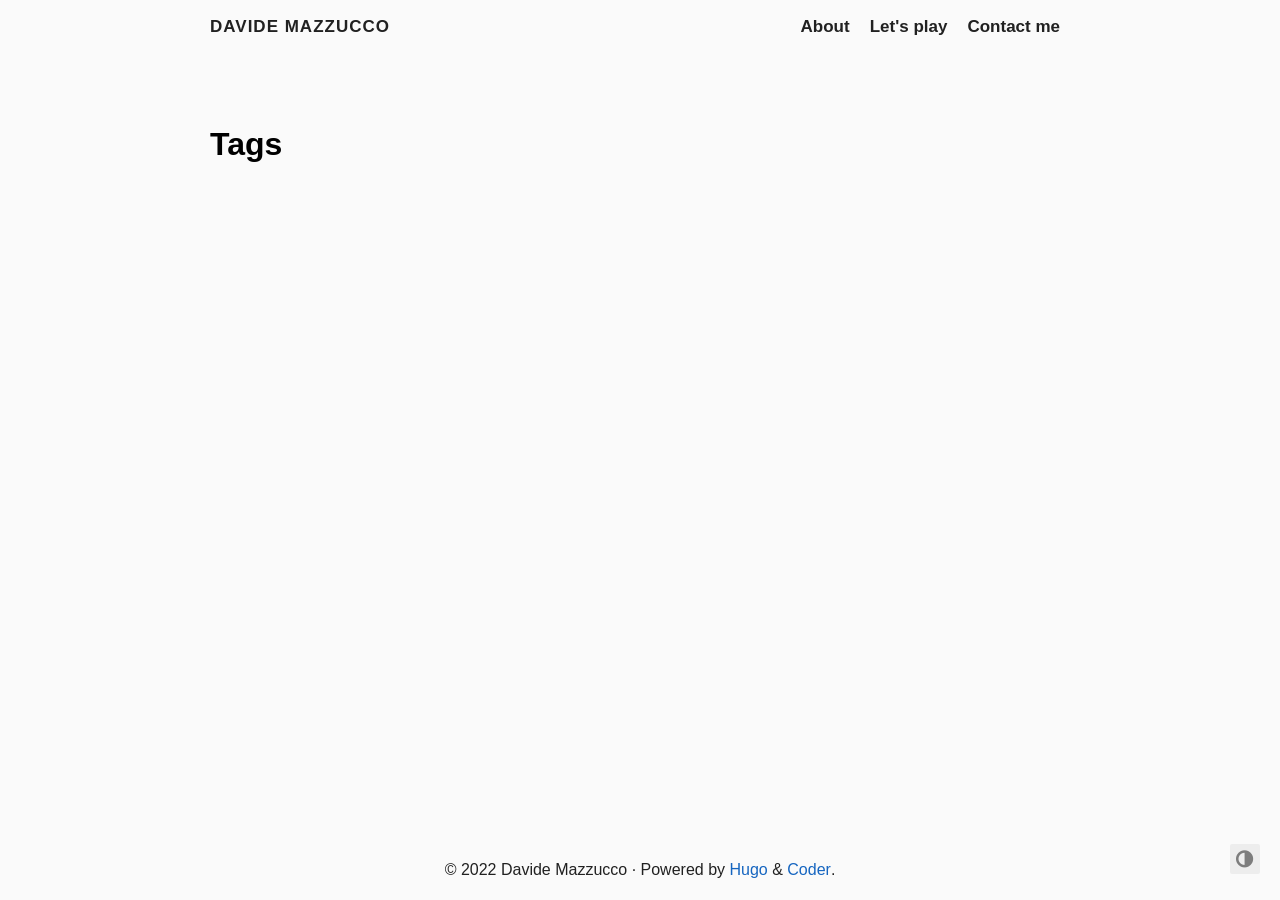
<file: tags/index.html>
<!doctype html><html lang=en><head><meta charset=utf-8><meta name=viewport content="width=device-width,initial-scale=1"><meta http-equiv=content-language content="en"><meta name=color-scheme content="light dark"><meta name=author content="Davide Mazzucco"><meta name=description content="Davide Mazzucco's personal website"><meta name=keywords content="blog,developer,personal"><meta name=twitter:card content="summary"><meta name=twitter:title content="Tags"><meta name=twitter:description content="Davide Mazzucco's personal website"><meta property="og:title" content="Tags"><meta property="og:description" content="Davide Mazzucco's personal website"><meta property="og:type" content="website"><meta property="og:url" content="http://www.example.com/tags/"><title>Tags · Davide Mazzucco</title><link rel=canonical href=http://www.example.com/tags/><link rel=preload href="/fonts/forkawesome-webfont.woff2?v=1.2.0" as=font type=font/woff2 crossorigin><link rel=stylesheet href=/css/coder.min.d9fddbffe6f27e69985dc5fe0471cdb0e57fbf4775714bc3d847accb08f4a1f6.css integrity="sha256-2f3b/+byfmmYXcX+BHHNsOV/v0d1cUvD2Eesywj0ofY=" crossorigin=anonymous media=screen><link rel=stylesheet href=/css/coder-dark.min.002ee2378e14c7a68f1f0a53d9694ed252090987c4e768023fac694a4fc5f793.css integrity="sha256-AC7iN44Ux6aPHwpT2WlO0lIJCYfE52gCP6xpSk/F95M=" crossorigin=anonymous media=screen><link rel=icon type=image/png href=/images/favicon-32x32.png sizes=32x32><link rel=icon type=image/png href=/images/favicon-16x16.png sizes=16x16><link rel=apple-touch-icon href=/images/apple-touch-icon.png><link rel=apple-touch-icon sizes=180x180 href=/images/apple-touch-icon.png><link rel=alternate type=application/rss+xml href=/tags/index.xml title="Davide Mazzucco"><meta name=generator content="Hugo 0.85.0"></head><body class="preload-transitions colorscheme-auto"><div class=float-container><a id=dark-mode-toggle class=colorscheme-toggle><i class="fa fa-adjust fa-fw" aria-hidden=true></i></a></div><main class=wrapper><nav class=navigation><section class=container><a class=navigation-title href=/>Davide Mazzucco</a>
<input type=checkbox id=menu-toggle>
<label class="menu-button float-right" for=menu-toggle><i class="fa fa-bars fa-fw" aria-hidden=true></i></label><ul class=navigation-list><li class=navigation-item><a class=navigation-link href=/about/>About</a></li><li class=navigation-item><a class=navigation-link href=/games/>Let's play</a></li><li class=navigation-item><a class=navigation-link href=/contact/>Contact me</a></li></ul></section></nav><div class=content><section class="container taxonomy"><h1 class=title><a class=title-link href=http://www.example.com/tags/>Tags</a></h1><ul></ul></section></div><footer class=footer><section class=container>©
2022
Davide Mazzucco
·
Powered by <a href=https://gohugo.io/>Hugo</a> & <a href=https://github.com/luizdepra/hugo-coder/>Coder</a>.</section></footer></main><script src=/js/coder.min.39a51230dce2ac866c049b52573e38bf60666af4bc63c1bdf203b9b2d95b1cd6.js integrity="sha256-OaUSMNzirIZsBJtSVz44v2BmavS8Y8G98gO5stlbHNY="></script></body></html>
</file>
<file: style.css>
/* =====================================================
   DESIGN TOKENS
   ===================================================== */
:root {
  --bg:          #0d1117;
  --surface:     #161b22;
  --surface-2:   #1e2530;
  --accent:      #BD93F9;
  --accent-dim:  rgba(189, 147, 249, 0.15);
  --text:        #e6edf3;
  --muted:       #8b949e;
  --border:      #30363d;
  --radius-sm:   4px;
  --radius-md:   8px;
  --radius-lg:   16px;
  --max-w:       900px;
  --nav-h:       64px;
  --transition:  0.2s ease;
}

/* =====================================================
   RESET & BASE
   ===================================================== */
*, *::before, *::after { box-sizing: border-box; margin: 0; padding: 0; }

html {
  scroll-behavior: smooth;
  scroll-padding-top: var(--nav-h);
}

body {
  background-color: var(--bg);
  color: var(--text);
  font-family: 'Inter', sans-serif;
  font-size: 16px;
  line-height: 1.7;
  -webkit-font-smoothing: antialiased;
}

a { color: var(--accent); text-decoration: none; transition: opacity var(--transition); }
a:hover { opacity: 0.8; }

img { display: block; max-width: 100%; }

/* =====================================================
   LAYOUT HELPERS
   ===================================================== */
.container {
  width: 100%;
  max-width: var(--max-w);
  margin: 0 auto;
  padding: 0 24px;
}

section { padding: 96px 0; }

/* =====================================================
   NAVIGATION
   ===================================================== */
.nav {
  position: sticky;
  top: 0;
  z-index: 100;
  height: var(--nav-h);
  background: rgba(13, 17, 23, 0.85);
  backdrop-filter: blur(12px);
  -webkit-backdrop-filter: blur(12px);
  border-bottom: 1px solid var(--border);
}

.nav .container {
  height: 100%;
  display: flex;
  align-items: center;
  justify-content: space-between;
}

.nav-logo {
  font-weight: 700;
  font-size: 1rem;
  color: var(--text);
  letter-spacing: 0.02em;
}

.nav-logo span { color: var(--accent); }

.nav-links {
  display: flex;
  gap: 32px;
  list-style: none;
}

.nav-links a {
  color: var(--muted);
  font-size: 0.875rem;
  font-weight: 500;
  letter-spacing: 0.03em;
  text-transform: uppercase;
  transition: color var(--transition);
}

.nav-links a:hover { color: var(--accent); opacity: 1; }

/* Hamburger (mobile) */
.nav-toggle {
  display: none;
  flex-direction: column;
  gap: 5px;
  background: none;
  border: none;
  cursor: pointer;
  padding: 4px;
}

.nav-toggle span {
  display: block;
  width: 24px;
  height: 2px;
  background: var(--text);
  border-radius: 2px;
  transition: var(--transition);
}

/* =====================================================
   HERO
   ===================================================== */
#hero {
  min-height: calc(100vh - var(--nav-h));
  display: flex;
  align-items: center;
  padding: 80px 0;
}

.hero-inner {
  display: flex;
  align-items: center;
  gap: 64px;
}

.hero-photo {
  flex-shrink: 0;
  width: 200px;
  height: 200px;
  border-radius: 50%;
  overflow: hidden;
  border: 3px solid var(--accent);
  box-shadow: 0 0 32px rgba(189, 147, 249, 0.2);
}

.hero-photo img {
  width: 100%;
  height: 100%;
  object-fit: cover;
}

.hero-photo-placeholder {
  width: 100%;
  height: 100%;
  background: var(--surface-2);
  display: flex;
  align-items: center;
  justify-content: center;
  font-size: 3rem;
  color: var(--muted);
  user-select: none;
}

.hero-text { flex: 1; }

.hero-greeting {
  font-size: 0.875rem;
  font-weight: 500;
  color: var(--accent);
  letter-spacing: 0.12em;
  text-transform: uppercase;
  margin-bottom: 8px;
}

.hero-name {
  font-size: clamp(2.2rem, 5vw, 3.5rem);
  font-weight: 800;
  line-height: 1.1;
  color: var(--text);
  margin-bottom: 12px;
  letter-spacing: -0.02em;
}

.hero-title {
  font-size: clamp(1rem, 2.5vw, 1.35rem);
  font-weight: 400;
  color: var(--muted);
  margin-bottom: 20px;
}

.hero-tagline {
  font-size: 1rem;
  color: var(--muted);
  max-width: 480px;
  margin-bottom: 36px;
  line-height: 1.8;
}

.btn {
  display: inline-flex;
  align-items: center;
  gap: 8px;
  padding: 12px 28px;
  border-radius: var(--radius-md);
  font-size: 0.9rem;
  font-weight: 600;
  cursor: pointer;
  transition: all var(--transition);
  border: none;
}

.btn-primary {
  background: var(--accent);
  color: #0d1117;
}

.btn-primary:hover {
  opacity: 1;
  background: #cba8fb;
  transform: translateY(-2px);
  box-shadow: 0 8px 24px rgba(189, 147, 249, 0.3);
}

.btn svg { width: 18px; height: 18px; flex-shrink: 0; }

/* =====================================================
   SECTION HEADINGS
   ===================================================== */
.section-label {
  font-size: 0.75rem;
  font-weight: 600;
  color: var(--accent);
  letter-spacing: 0.15em;
  text-transform: uppercase;
  margin-bottom: 8px;
}

.section-title {
  font-size: clamp(1.6rem, 3.5vw, 2.2rem);
  font-weight: 700;
  color: var(--text);
  letter-spacing: -0.02em;
  margin-bottom: 16px;
}

.section-divider {
  width: 48px;
  height: 3px;
  background: var(--accent);
  border-radius: 2px;
  margin-bottom: 48px;
}

/* =====================================================
   ABOUT
   ===================================================== */
#about { background: var(--surface); }

.about-body {
  display: grid;
  grid-template-columns: 1fr 1fr;
  gap: 48px;
  align-items: start;
}

.about-text p {
  color: var(--muted);
  margin-bottom: 16px;
  font-size: 1rem;
  line-height: 1.85;
}

.about-text p:last-child { margin-bottom: 0; }

.about-facts {
  display: flex;
  flex-direction: column;
  gap: 20px;
}

.fact-item {
  display: flex;
  flex-direction: column;
  gap: 2px;
  padding: 20px;
  background: var(--surface-2);
  border: 1px solid var(--border);
  border-radius: var(--radius-md);
}

.fact-label {
  font-size: 0.75rem;
  font-weight: 600;
  color: var(--accent);
  letter-spacing: 0.1em;
  text-transform: uppercase;
}

.fact-value {
  font-size: 0.95rem;
  color: var(--text);
  font-weight: 500;
}

/* =====================================================
   SKILLS
   ===================================================== */
.skills-groups { display: flex; flex-direction: column; gap: 36px; }

.skill-group-label {
  font-size: 0.8rem;
  font-weight: 600;
  color: var(--muted);
  letter-spacing: 0.08em;
  text-transform: uppercase;
  margin-bottom: 14px;
}

.skills-pills {
  display: flex;
  flex-wrap: wrap;
  gap: 10px;
}

.pill {
  padding: 6px 16px;
  background: var(--accent-dim);
  color: var(--accent);
  border: 1px solid rgba(189, 147, 249, 0.3);
  border-radius: 100px;
  font-size: 0.85rem;
  font-weight: 500;
  letter-spacing: 0.01em;
  transition: all var(--transition);
}

.pill:hover {
  background: rgba(189, 147, 249, 0.25);
  border-color: var(--accent);
}

/* =====================================================
   EXPERIENCE
   ===================================================== */
#experience { background: var(--surface); }

.timeline {
  position: relative;
  padding-left: 32px;
}

.timeline::before {
  content: '';
  position: absolute;
  left: 0;
  top: 8px;
  bottom: 0;
  width: 2px;
  background: var(--border);
}

.timeline-item {
  position: relative;
  margin-bottom: 52px;
}

.timeline-item:last-child { margin-bottom: 0; }

.timeline-dot {
  position: absolute;
  left: -40px;
  top: 6px;
  width: 16px;
  height: 16px;
  border-radius: 50%;
  background: var(--bg);
  border: 2px solid var(--border);
  transition: border-color var(--transition);
}

.timeline-item.current .timeline-dot {
  border-color: var(--accent);
  background: var(--accent);
  box-shadow: 0 0 10px rgba(189, 147, 249, 0.4);
}

.timeline-item.minor .timeline-dot {
  width: 10px;
  height: 10px;
  left: -37px;
  top: 8px;
}

.timeline-meta {
  display: flex;
  align-items: baseline;
  flex-wrap: wrap;
  gap: 8px 16px;
  margin-bottom: 6px;
}

.timeline-role {
  font-size: 1.05rem;
  font-weight: 700;
  color: var(--text);
}

.timeline-company {
  font-size: 0.9rem;
  color: var(--accent);
  font-weight: 500;
}

.timeline-period {
  font-size: 0.8rem;
  color: var(--muted);
  margin-bottom: 12px;
}

.timeline-body {
  color: var(--muted);
  font-size: 0.95rem;
  line-height: 1.8;
}

.timeline-body ul {
  padding-left: 18px;
  display: flex;
  flex-direction: column;
  gap: 6px;
}

.timeline-body li::marker { color: var(--accent); }

.timeline-item.minor .timeline-body,
.timeline-item.minor .timeline-meta { opacity: 0.7; }

.cert-badge {
  display: inline-flex;
  align-items: center;
  gap: 8px;
  margin-top: 48px;
  padding: 10px 20px;
  background: var(--accent-dim);
  border: 1px solid rgba(189, 147, 249, 0.3);
  border-radius: var(--radius-md);
  font-size: 0.85rem;
  color: var(--accent);
  font-weight: 500;
}

.cert-badge svg { width: 16px; height: 16px; flex-shrink: 0; }

/* =====================================================
   CONTACT
   ===================================================== */
#contact {
  text-align: center;
}

.contact-sub {
  color: var(--muted);
  font-size: 1rem;
  max-width: 480px;
  margin: 0 auto 36px;
  line-height: 1.8;
}

/* =====================================================
   FOOTER
   ===================================================== */
footer {
  border-top: 1px solid var(--border);
  padding: 24px 0;
  text-align: center;
  color: var(--muted);
  font-size: 0.8rem;
}

/* =====================================================
   RESPONSIVE
   ===================================================== */
@media (max-width: 700px) {
  .hero-inner { flex-direction: column; text-align: center; gap: 32px; }
  .hero-tagline { margin: 0 auto 32px; }

  .about-body { grid-template-columns: 1fr; }

  .nav-links {
    display: none;
    position: absolute;
    top: var(--nav-h);
    left: 0;
    right: 0;
    flex-direction: column;
    gap: 0;
    background: var(--surface);
    border-bottom: 1px solid var(--border);
  }

  .nav-links.open { display: flex; }

  .nav-links a {
    display: block;
    padding: 16px 24px;
    border-bottom: 1px solid var(--border);
  }

  .nav-toggle { display: flex; }

  section { padding: 64px 0; }

  .timeline { padding-left: 24px; }
  .timeline-dot { left: -32px; }
  .timeline-item.minor .timeline-dot { left: -29px; }
}
</file>
